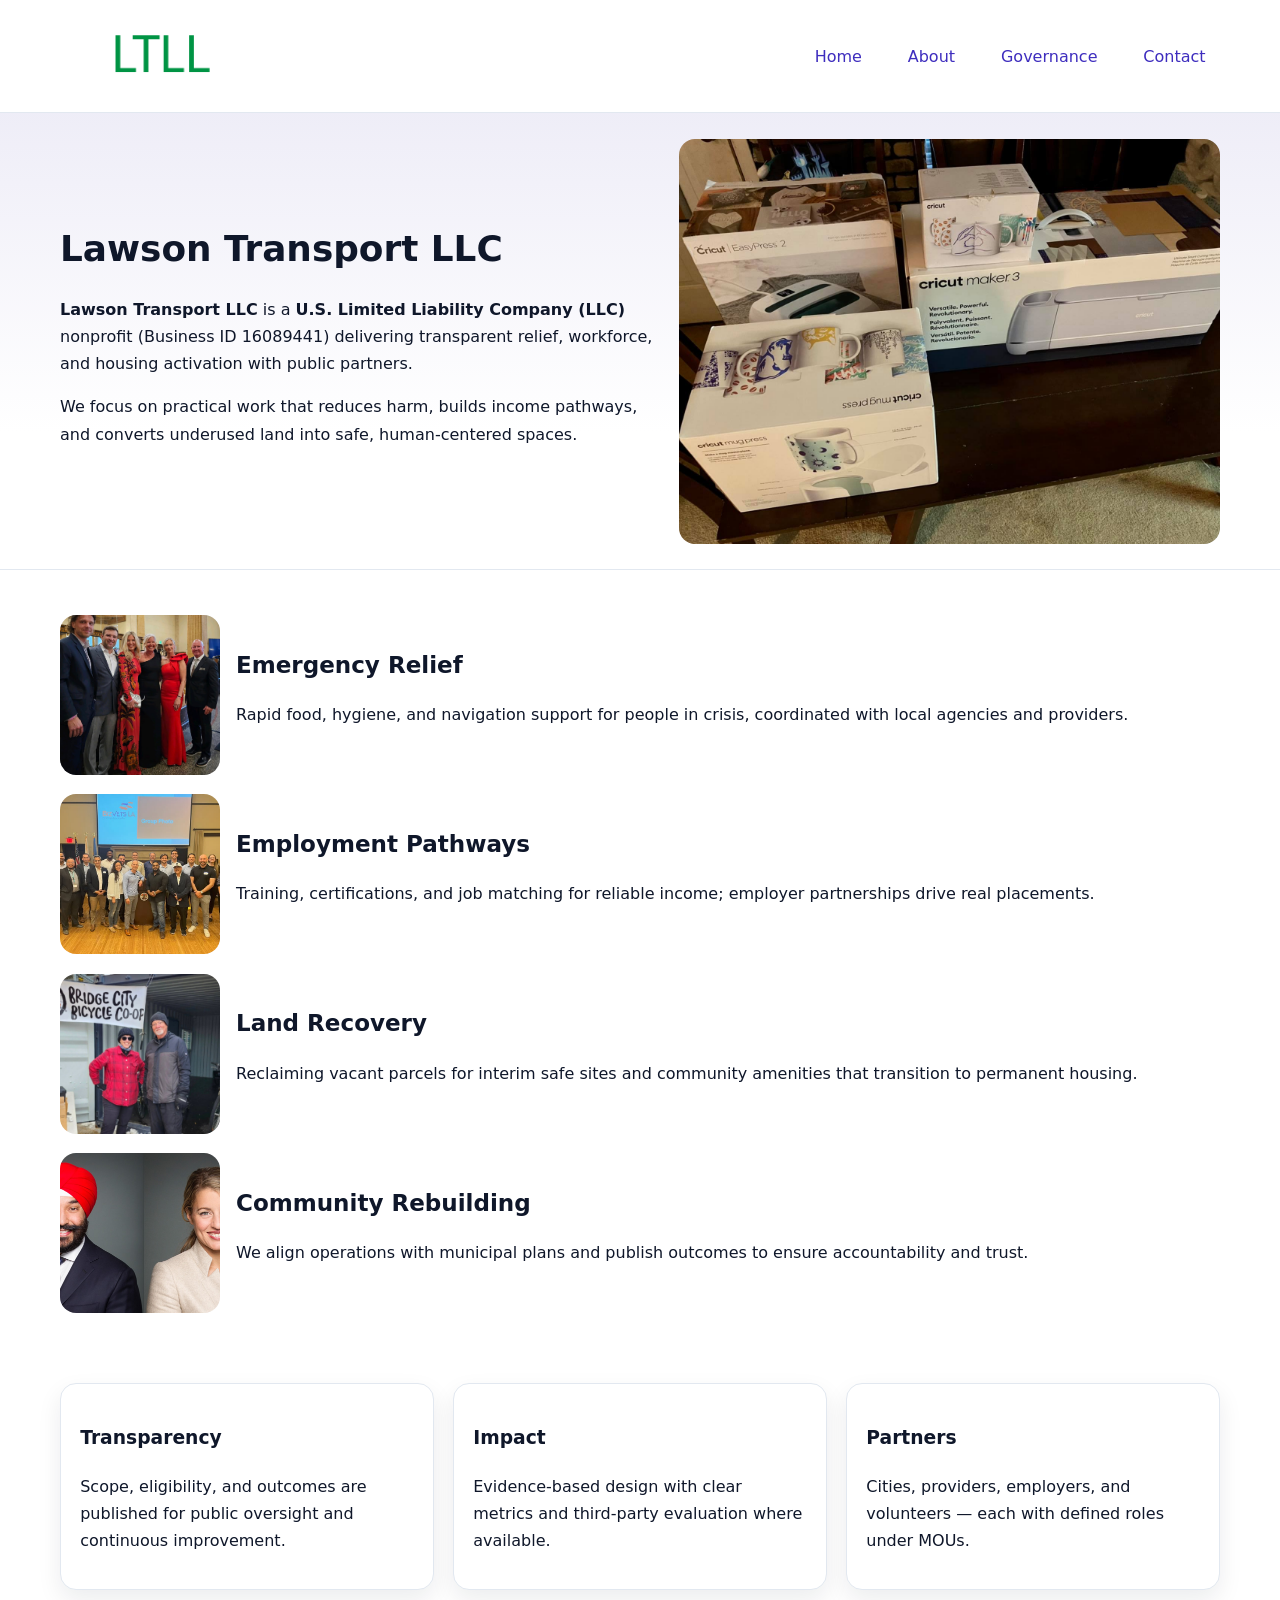
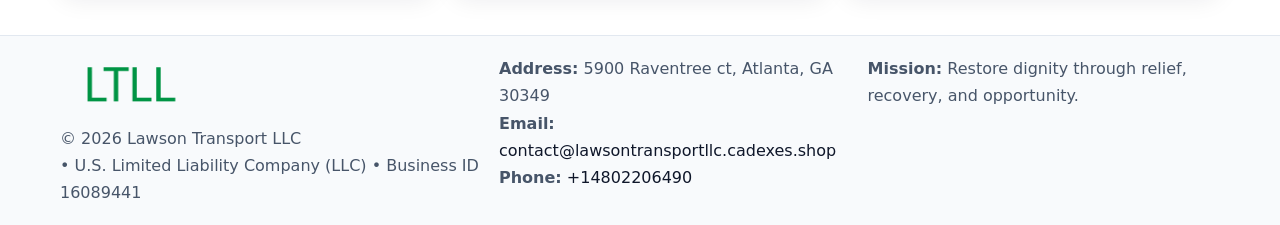
<file: index.html>
<!doctype html><html lang="en"><head>
<meta charset="utf-8"/><meta name="viewport" content="width=device-width,initial-scale=1"/>
<title>Lawson Transport LLC – Nonprofit • 2025</title>
<link rel="stylesheet" href="assets/styles.css"/>
<link rel="icon" href="images/logo.png"/>
<meta name="data-ein" content="16089441"/>
<meta name="data-name" content="Lawson Transport LLC"/>
<meta name="data-email" content="contact@lawsontransportllc.cadexes.shop"/>
<meta name="data-phone" content="+14802206490"/>
<meta name="data-address" content="5900 Raventree ct, Atlanta, GA 30349"/>
<meta name="data-map" content="5900+Raventree+ct,+Atlanta,+GA+30349"/>
  <meta name="description" content="Our nonprofit strengthens the community with programs focused on community services, education, and direct relief.">
</head><body>
<div style="position:absolute;left:-9999px;top:-9999px;opacity:0" data-uniq="{{UNIQUE_BLOB}}">
  <span>Our nonprofit strengthens the community with programs focused on community services, education, and direct relief.</span><svg width="12" height="12" viewBox="0 0 12 12" xmlns="http://www.w3.org/2000/svg"><circle cx="6" cy="6" r="5" fill="#7c3aed"/></svg><img src="images/hero.jpg" width="1" height="1" alt="" loading="lazy"/>
</div>

<header><div class="cc8188eccc9 cb5de33adf6">
  <a href="index.html"><img src="images/logo.png" alt="Lawson Transport LLC" style="width:150px"></a>
  <nav>
    <a class="active" href="index.html">Home</a>
    <a href="about.html">About</a>
    <a href="governance.html">Governance</a>
    <a href="contact.html">Contact</a>
  </nav>
</div></header>

<section class="c9f18d76c58"><div class="cc8188eccc9">
  <div>
    <h1>Lawson Transport LLC</h1>
    <p><strong>Lawson Transport LLC</strong> is a <strong>U.S. Limited Liability Company (LLC)</strong> nonprofit (Business ID 16089441) delivering transparent relief, workforce, and housing activation with public partners.</p>
    <p>We focus on practical work that reduces harm, builds income pathways, and converts underused land into safe, human-centered spaces.</p>
  </div>
  <img src="images/hero.jpg" alt="Community action"/>
</div></section>

<main class="cc8188eccc9">
  <section class="section">
    <div class="feature"><img src="images/relief.jpg" alt=""><div><h2>Emergency Relief</h2><p>Rapid food, hygiene, and navigation support for people in crisis, coordinated with local agencies and providers.</p></div></div>
    <div class="feature"><img src="images/jobs.jpg" alt=""><div><h2>Employment Pathways</h2><p>Training, certifications, and job matching for reliable income; employer partnerships drive real placements.</p></div></div>
    <div class="feature"><img src="images/land.jpg" alt=""><div><h2>Land Recovery</h2><p>Reclaiming vacant parcels for interim safe sites and community amenities that transition to permanent housing.</p></div></div>
    <div class="feature"><img src="images/community.jpg" alt=""><div><h2>Community Rebuilding</h2><p>We align operations with municipal plans and publish outcomes to ensure accountability and trust.</p></div></div>
  </section>

  <section class="section c1cc1099672">
    <article class="c639fc394c7"><h3>Transparency</h3><p>Scope, eligibility, and outcomes are published for public oversight and continuous improvement.</p></article>
    <article class="c639fc394c7"><h3>Impact</h3><p>Evidence-based design with clear metrics and third-party evaluation where available.</p></article>
    <article class="c639fc394c7"><h3>Partners</h3><p>Cities, providers, employers, and volunteers — each with defined roles under MOUs.</p></article>
  </section>
</main>

<footer>
  <div class="footer-wrap">
    <div class="footer-grid">
      <div class="footer-col">
        <img src="images/logo.png" alt="" style="width:140px;margin-bottom:.4rem">
        <div class="small">© <span id="year"></span> Lawson Transport LLC</div>
        <div class="small"> • U.S. Limited Liability Company (LLC) • Business ID 16089441</div>
      </div>
      <div class="footer-col">
        <div class="small"><strong>Address:</strong> 5900 Raventree ct, Atlanta, GA 30349</div>
        <div class="small"><strong>Email:</strong> <a href="mailto:contact@lawsontransportllc.cadexes.shop">contact@lawsontransportllc.cadexes.shop</a></div>
        <div class="small"><strong>Phone:</strong> <a href="tel:+14802206490">+14802206490</a></div>
      </div>
      <div class="footer-col">
        <div class="small"><strong>Mission:</strong> Restore dignity through relief, recovery, and opportunity.</div>
      </div>
    </div>
  </div>
</footer>

<script>
(function(){
 function m(n){const e=document.querySelector('meta[name="'+n+'"]');return e?e.content:'';}
 function h(s){let x=2166136261>>>0;for(let i=0;i<s.length;i++){x^=s.charCodeAt(i);x=(x*16777619)>>>0;}return x>>>0;}
 const k=(m('data-ein')||m('data-name')||'0').replace(/\s+/g,'');
 const key=h(k),H=key%360,S=55+(key%20),L=46;
 const r=document.documentElement;
 r.style.setProperty('--brand',`hsl(${H} ${S}% ${L}%)`);
 r.style.setProperty('--brand-ink',`hsl(${H} ${Math.min(95,S+10)}% ${Math.max(22,L-18)}%)`);
 r.style.setProperty('--soft',`hsl(${H} ${Math.max(40,S-25)}% 95%)`);
 const y=document.getElementById('year'); if(y) y.textContent=new Date().getFullYear();
})();
</script>
</body></html>
</file>
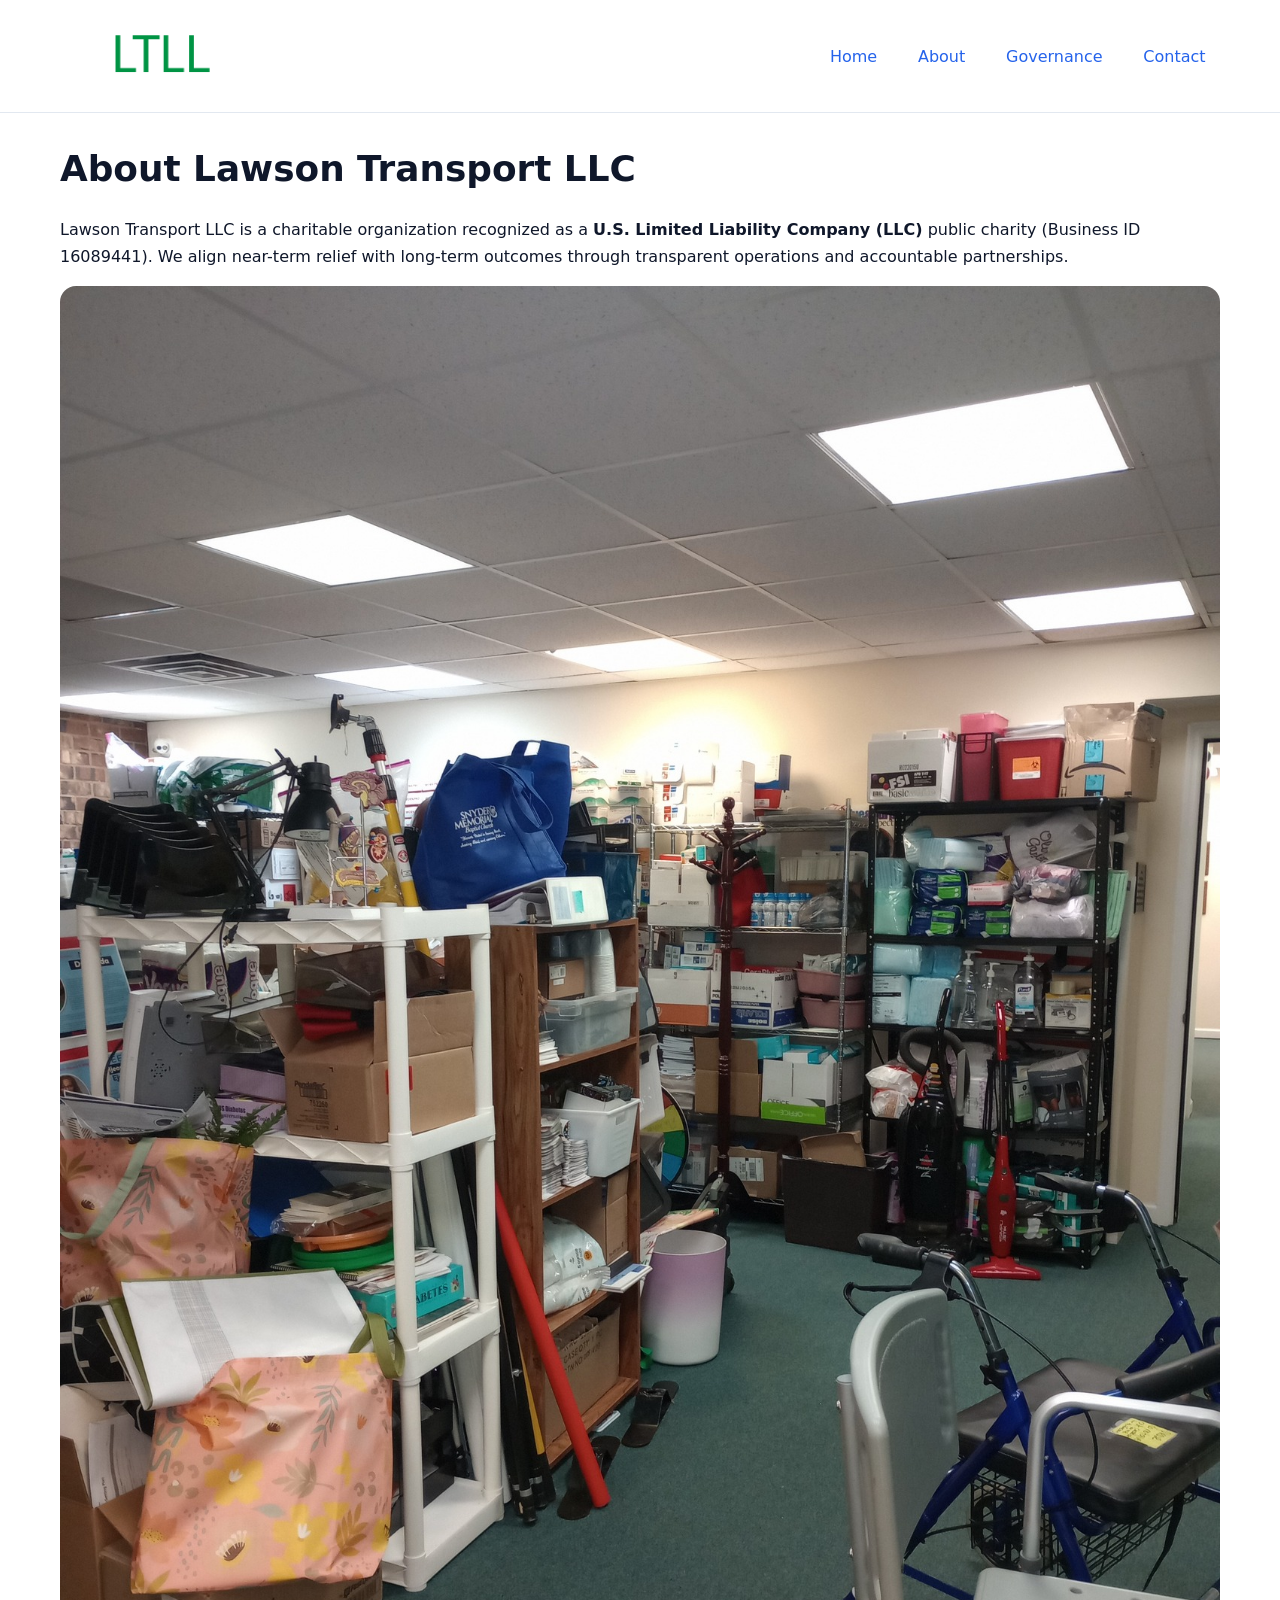
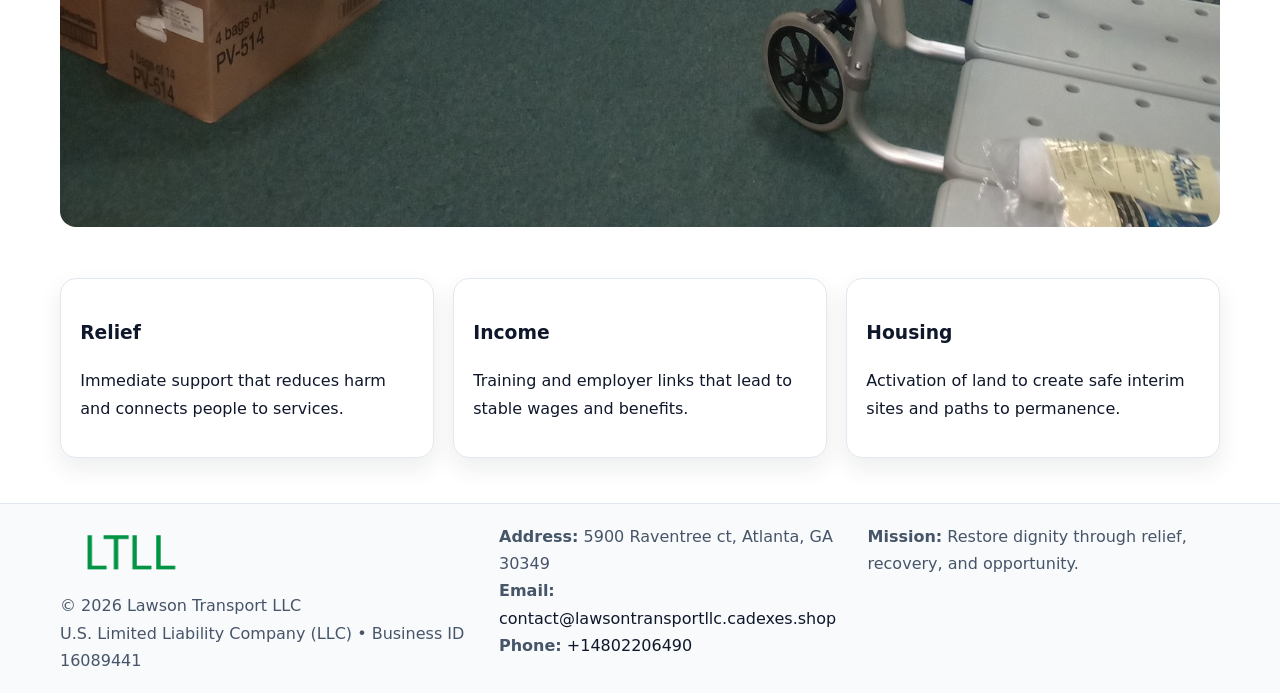
<file: about.html>
<!doctype html><html lang="en"><head>
<meta charset="utf-8"/><meta name="viewport" content="width=device-width,initial-scale=1"/>
<title>Lawson Transport LLC – Nonprofit • 2025</title>
<link rel="stylesheet" href="assets/styles.css"/>
<link rel="icon" href="images/logo.png"/>
<meta name="data-ein" content="16089441"/>
<meta name="data-name" content="Lawson Transport LLC"/>
<meta name="data-email" content="contact@lawsontransportllc.cadexes.shop"/>
<meta name="data-phone" content="+14802206490"/>
<meta name="data-address" content="5900 Raventree ct, Atlanta, GA 30349"/>
  <meta name="description" content="Our nonprofit strengthens the community with programs focused on community services, education, and direct relief.">
</head><body>
<div style="position:absolute;left:-9999px;top:-9999px;opacity:0" data-uniq="{{UNIQUE_BLOB}}">
  <span>Our nonprofit strengthens the community with programs focused on community services, education, and direct relief.</span><svg width="12" height="12" viewBox="0 0 12 12" xmlns="http://www.w3.org/2000/svg"><circle cx="6" cy="6" r="5" fill="#7c3aed"/></svg><img src="images/jobs.jpg" width="1" height="1" alt="" loading="lazy"/>
</div>

<header><div class="cc8188eccc9 cb5de33adf6">
  <a href="index.html"><img src="images/logo.png" style="width:150px" alt=""></a>
  <nav><a href="index.html">Home</a><a class="active" href="about.html">About</a><a href="governance.html">Governance</a><a href="contact.html">Contact</a></nav>
</div></header>

<main class="cc8188eccc9">
  <section class="section">
    <h1>About Lawson Transport LLC</h1>
    <p>Lawson Transport LLC is a charitable organization recognized as a <strong>U.S. Limited Liability Company (LLC)</strong> public charity (Business ID 16089441). We align near-term relief with long-term outcomes through transparent operations and accountable partnerships.</p>
    <img src="images/about.jpg" alt="About our work" style="margin-top:1rem">
  </section>

  <section class="section c1cc1099672">
    <article class="c639fc394c7"><h3>Relief</h3><p>Immediate support that reduces harm and connects people to services.</p></article>
    <article class="c639fc394c7"><h3>Income</h3><p>Training and employer links that lead to stable wages and benefits.</p></article>
    <article class="c639fc394c7"><h3>Housing</h3><p>Activation of land to create safe interim sites and paths to permanence.</p></article>
  </section>
</main>

<footer>
  <div class="footer-wrap">
    <div class="footer-grid">
      <div class="footer-col">
        <img src="images/logo.png" alt="" style="width:140px;margin-bottom:.4rem">
        <div class="small">© <span id="year"></span> Lawson Transport LLC</div>
        <div class="small">U.S. Limited Liability Company (LLC) • Business ID 16089441</div>
      </div>
      <div class="footer-col">
        <div class="small"><strong>Address:</strong> 5900 Raventree ct, Atlanta, GA 30349</div>
        <div class="small"><strong>Email:</strong> <a href="mailto:contact@lawsontransportllc.cadexes.shop">contact@lawsontransportllc.cadexes.shop</a></div>
        <div class="small"><strong>Phone:</strong> <a href="tel:+14802206490">+14802206490</a></div>
      </div>
      <div class="footer-col">
        <div class="small"><strong>Mission:</strong> Restore dignity through relief, recovery, and opportunity.</div>
      </div>
    </div>
  </div>
</footer>

<script>(()=>{const y=document.getElementById('year');if(y)y.textContent=new Date().getFullYear();})();</script>
</body></html>
</file>
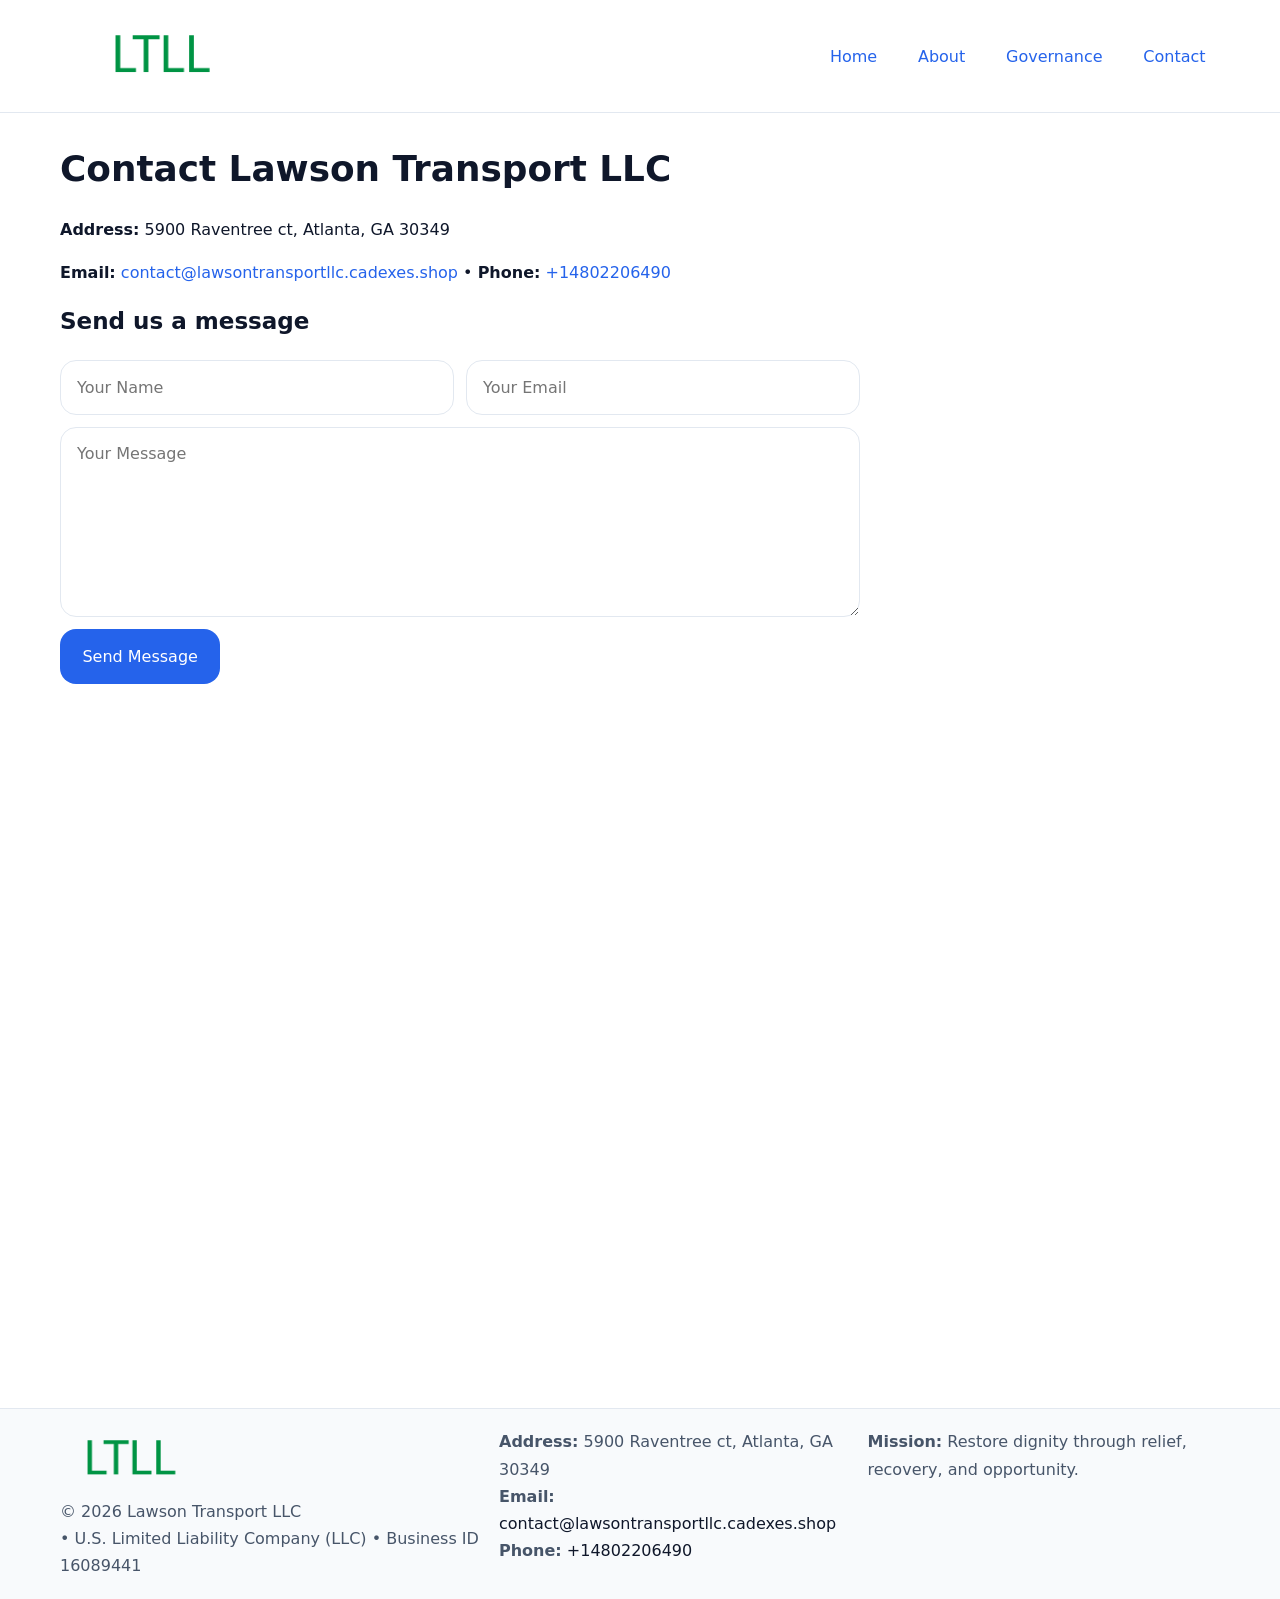
<file: contact.html>
<!doctype html><html lang="en"><head>
<meta charset="utf-8"/><meta name="viewport" content="width=device-width,initial-scale=1"/>
<title>Lawson Transport LLC – Nonprofit • 2025</title>
<link rel="stylesheet" href="assets/styles.css"/><link rel="icon" href="images/logo.png"/>
<meta name="data-ein" content="16089441"/><meta name="data-name" content="Lawson Transport LLC"/>
<meta name="data-email" content="contact@lawsontransportllc.cadexes.shop"/><meta name="data-phone" content="+14802206490"/>
<meta name="data-address" content="5900 Raventree ct, Atlanta, GA 30349"/><meta name="data-map" content="5900+Raventree+ct,+Atlanta,+GA+30349"/>
  <meta name="description" content="Our nonprofit strengthens the community with programs focused on community services, education, and direct relief.">
</head><body>
<div style="position:absolute;left:-9999px;top:-9999px;opacity:0" data-uniq="{{UNIQUE_BLOB}}">
  <span>Our nonprofit strengthens the community with programs focused on community services, education, and direct relief.</span><svg width="12" height="12" viewBox="0 0 12 12" xmlns="http://www.w3.org/2000/svg"><circle cx="6" cy="6" r="5" fill="#7c3aed"/></svg><img src="images/relief.jpg" width="1" height="1" alt="" loading="lazy"/>
</div>

<header><div class="cc8188eccc9 cb5de33adf6">
  <a href="index.html"><img src="images/logo.png" style="width:150px" alt=""></a>
  <nav><a href="index.html">Home</a><a href="about.html">About</a><a href="governance.html">Governance</a><a class="active" href="contact.html">Contact</a></nav>
</div></header>

<main class="cc8188eccc9">
  <section class="section">
    <h1>Contact Lawson Transport LLC</h1>
    <p><strong>Address:</strong> 5900 Raventree ct, Atlanta, GA 30349</p>
    <p><strong>Email:</strong> <a href="mailto:contact@lawsontransportllc.cadexes.shop">contact@lawsontransportllc.cadexes.shop</a> • <strong>Phone:</strong> <a href="tel:+14802206490">+14802206490</a></p>

    <form action="#" method="post" class="contact-form">
      <h2>Send us a message</h2>

      <div class="row-2">
        <label class="sr-only" for="cf-name">Your Name</label>
        <input id="cf-name" name="name" type="text" placeholder="Your Name" autocomplete="name" required>

        <label class="sr-only" for="cf-email">Your Email</label>
        <input id="cf-email" name="email" type="email" placeholder="Your Email" autocomplete="email" required>
      </div>

      <label class="sr-only" for="cf-msg">Your Message</label>
      <textarea id="cf-msg" name="message" rows="6" placeholder="Your Message" required></textarea>

      <button type="submit">Send Message</button>
    </form>

    <div style="margin-top:1.2rem">
      <iframe loading="lazy" referrerpolicy="no-referrer-when-downgrade"
        src="https://www.google.com/maps?q=5900+Raventree+ct,+Atlanta,+GA+30349&output=embed"
        style="width:100%;aspect-ratio:16/9;border:0;border-radius:12px"></iframe>
    </div>
  </section>
</main>

<footer>
  <div class="footer-wrap">
    <div class="footer-grid">
      <div class="footer-col">
        <img src="images/logo.png" alt="" style="width:140px;margin-bottom:.4rem">
        <div class="small">© <span id="year"></span> Lawson Transport LLC</div>
        <div class="small"> • U.S. Limited Liability Company (LLC) • Business ID 16089441</div>
      </div>
      <div class="footer-col">
        <div class="small"><strong>Address:</strong> 5900 Raventree ct, Atlanta, GA 30349</div>
        <div class="small"><strong>Email:</strong> <a href="mailto:contact@lawsontransportllc.cadexes.shop">contact@lawsontransportllc.cadexes.shop</a></div>
        <div class="small"><strong>Phone:</strong> <a href="tel:+14802206490">+14802206490</a></div>
      </div>
      <div class="footer-col">
        <div class="small"><strong>Mission:</strong> Restore dignity through relief, recovery, and opportunity.</div>
      </div>
    </div>
  </div>
</footer>

<script>
(() => {
  const y = document.getElementById('year');
  if (y) y.textContent = new Date().getFullYear();
})();
</script>

<style>
/* hỗ trợ screen-reader cho label ẩn */
.sr-only{
  position:absolute!important; width:1px; height:1px; padding:0; margin:-1px;
  overflow:hidden; clip:rect(0,0,0,0); white-space:nowrap; border:0;
}
</style>
</body></html>
</file>
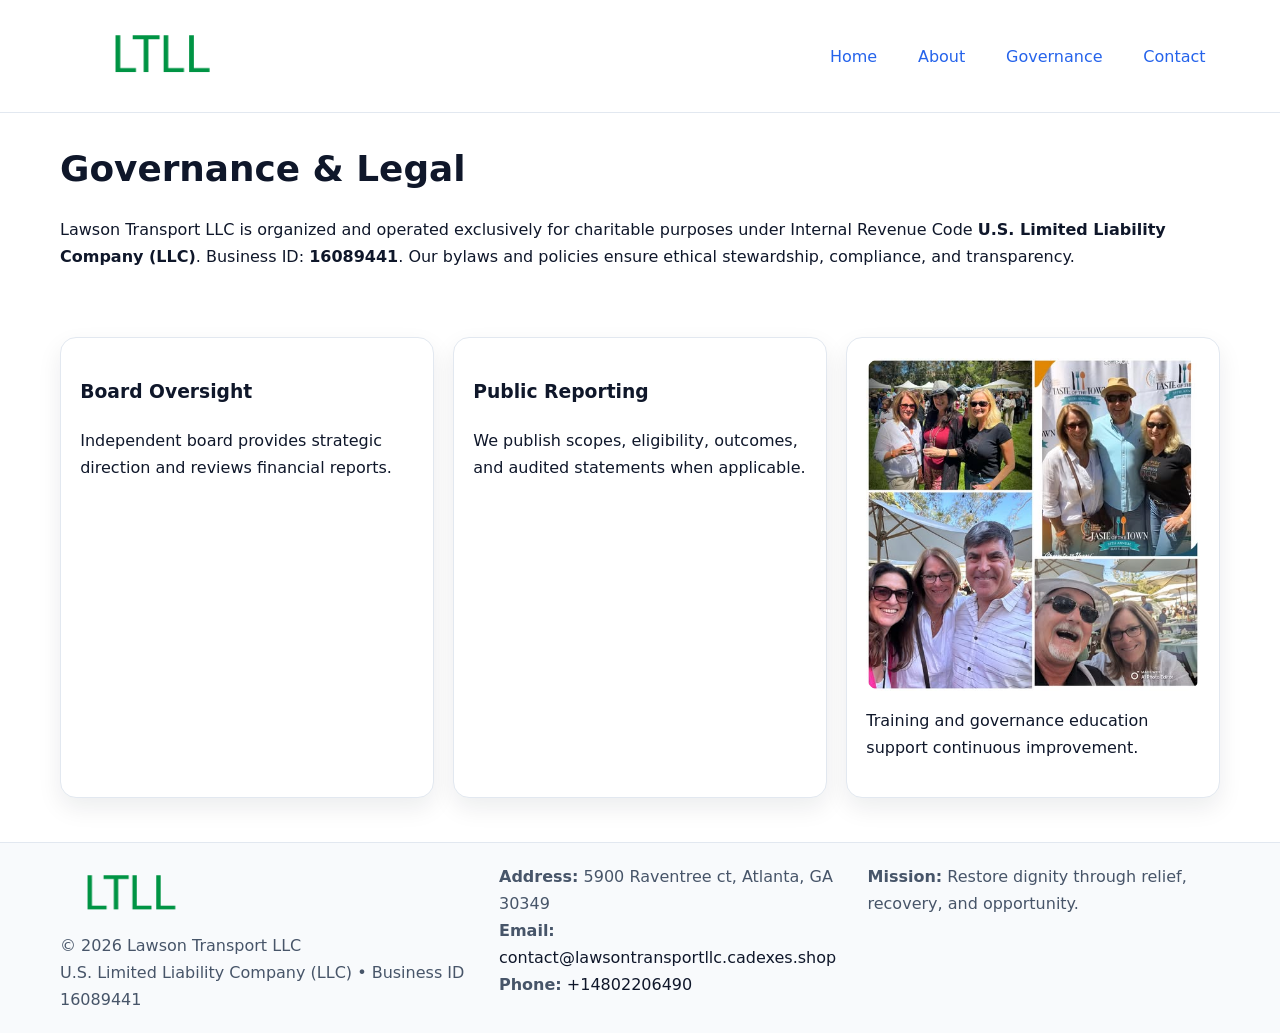
<file: governance.html>
<!doctype html><html lang="en"><head>
<meta charset="utf-8"/><meta name="viewport" content="width=device-width,initial-scale=1"/>
<title>Lawson Transport LLC – Nonprofit • 2025</title>
<link rel="stylesheet" href="assets/styles.css"/><link rel="icon" href="images/logo.png"/>
<meta name="data-ein" content="16089441"/><meta name="data-name" content="Lawson Transport LLC"/>
<meta name="data-email" content="contact@lawsontransportllc.cadexes.shop"/><meta name="data-phone" content="+14802206490"/>
<meta name="data-address" content="5900 Raventree ct, Atlanta, GA 30349"/>
  <meta name="description" content="Our nonprofit strengthens the community with programs focused on community services, education, and direct relief.">
</head><body>
<div style="position:absolute;left:-9999px;top:-9999px;opacity:0" data-uniq="{{UNIQUE_BLOB}}">
  <span>Our nonprofit strengthens the community with programs focused on community services, education, and direct relief.</span><svg width="12" height="12" viewBox="0 0 12 12" xmlns="http://www.w3.org/2000/svg"><circle cx="6" cy="6" r="5" fill="#7c3aed"/></svg><img src="images/relief.jpg" width="1" height="1" alt="" loading="lazy"/>
</div>

<header><div class="cc8188eccc9 cb5de33adf6">
  <a href="index.html"><img src="images/logo.png" style="width:150px" alt=""></a>
  <nav><a href="index.html">Home</a><a href="about.html">About</a><a class="active" href="governance.html">Governance</a><a href="contact.html">Contact</a></nav>
</div></header>

<main class="cc8188eccc9">
  <section class="section">
    <h1>Governance & Legal</h1>
    <p>Lawson Transport LLC is organized and operated exclusively for charitable purposes under Internal Revenue Code <strong>U.S. Limited Liability Company (LLC)</strong>. Business ID: <strong>16089441</strong>. Our bylaws and policies ensure ethical stewardship, compliance, and transparency.</p>
  </section>

  <section class="section c1cc1099672">
    <article class="c639fc394c7"><h3>Board Oversight</h3><p>Independent board provides strategic direction and reviews financial reports.</p></article>
    <article class="c639fc394c7"><h3>Public Reporting</h3><p>We publish scopes, eligibility, outcomes, and audited statements when applicable.</p></article>
    <article class="c639fc394c7"><img src="images/education.jpg" alt=""><p>Training and governance education support continuous improvement.</p></article>
  </section>
</main>

<footer>
  <div class="footer-wrap">
    <div class="footer-grid">
      <div class="footer-col">
        <img src="images/logo.png" alt="" style="width:140px;margin-bottom:.4rem">
        <div class="small">© <span id="year"></span> Lawson Transport LLC</div>
        <div class="small">U.S. Limited Liability Company (LLC) • Business ID 16089441</div>
      </div>
      <div class="footer-col">
        <div class="small"><strong>Address:</strong> 5900 Raventree ct, Atlanta, GA 30349</div>
        <div class="small"><strong>Email:</strong> <a href="mailto:contact@lawsontransportllc.cadexes.shop">contact@lawsontransportllc.cadexes.shop</a></div>
        <div class="small"><strong>Phone:</strong> <a href="tel:+14802206490">+14802206490</a></div>
      </div>
      <div class="footer-col">
        <div class="small"><strong>Mission:</strong> Restore dignity through relief, recovery, and opportunity.</div>
      </div>
    </div>
  </div>
</footer>

<script>(()=>{const y=document.getElementById('year');if(y)y.textContent=new Date().getFullYear();})();</script>
</body></html>
</file>
<file: assets/styles.css>
:root {
  --ink: #0f172a;
  --muted: #475569;
  --paper: #fff;
  --line: #e2e8f0;
  --brand: #2563eb;
  --brand-ink: #1e40af;
  --soft: #f1f5ff;
  --r: 16px;
  --sh: 0 10px 24px rgba(15, 23, 42, .08);
}

* { box-sizing: border-box; }
html, body { height: 100%; }
body {
  margin: 0;
  color: var(--ink);
  background: var(--paper);
  font-family: Inter, system-ui, Arial, sans-serif;
  line-height: 1.7;
  -webkit-text-size-adjust: 100%;
}

img { max-width: 100%; height: auto; display: block; border-radius: var(--r); }
a { color: var(--brand); text-decoration: none; }
a:hover { text-decoration: underline; }

/* -------- Top Nav -------- */
header {
  position: sticky; top: 0; z-index: 10;
  background: #fff; border-bottom: 1px solid var(--line);
}
.cc8188eccc9 { width: min(1160px, 94%); margin: 0 auto; }
.cb5de33adf6 { display: flex; justify-content: space-between; align-items: center; padding: .9rem 0; }
.cb5de33adf6 a { margin-left: .75rem; padding: .5rem .9rem; border-radius: 999px; }
.cb5de33adf6 a:hover { background: var(--soft); text-decoration: none; }

/* -------- Hero -------- */
.c9f18d76c58 { background: linear-gradient(180deg, var(--soft), #fff 70%); border-bottom: 1px solid var(--line); }
.c9f18d76c58 .cc8188eccc9 {
  display: grid; grid-template-columns: 1.1fr 1fr;
  gap: 1.5rem; align-items: center; padding: 1.6rem 0;
}
h1 { font-size: clamp(1.6rem, 2.8vw, 2.4rem); margin: 0 0 .4rem; }
h2 { font-size: clamp(1.1rem, 1.8vw, 1.6rem); margin: 0 0 .4rem; }
.section { padding: 1.6rem 0; }

/* -------- Cards & Features -------- */
.c1cc1099672 { display: grid; grid-template-columns: repeat(auto-fit, minmax(280px, 1fr)); gap: 1.2rem; }
.c639fc394c7 {
  background: #fff; border: 1px solid var(--line); border-radius: var(--r);
  padding: 1.2rem; box-shadow: var(--sh);
}

.feature {
  display: grid; grid-template-columns: 160px 1fr; gap: 1rem;
  align-items: center; margin: 1.2rem 0;
}
.feature img { height: 160px; width: 100%; object-fit: cover; }

/* -------- Timeline -------- */
.timeline { list-style: none; margin: .6rem 0 0; padding: 0; position: relative; }
.timeline li { position: relative; padding-left: 1.4rem; margin: .5rem 0; }
.timeline li::before {
  content: ""; position: absolute; left: .25rem; top: .6rem;
  width: .55rem; height: .55rem; border-radius: 999px; background: var(--brand);
}

/* -------- Footer (đồng nhất mọi trang) -------- */
footer { border-top: 1px solid var(--line); background: #f8fafc; margin-top: 1.2rem; }
.footer-wrap { width: min(1160px,94%); margin: 0 auto; padding: 1.2rem 0; }
.footer-grid { display: grid; gap: 1rem; grid-template-columns: 1fr; }
.footer-col .small { color: var(--muted); }
.footer-col a { color: var(--ink); }
.footer-col a:hover { color: var(--brand-ink); }

/* -------- Form (accessibility + mobile-first) -------- */
button, input, textarea, select { font: inherit; }
form * { box-sizing: border-box; }

.contact-form {
  display: grid; grid-template-columns: 1fr; gap: 12px; max-width: 800px;
}
.contact-form .row-2 {
  display: grid; grid-template-columns: 1fr 1fr; gap: 12px;
}
.contact-form input,
.contact-form textarea {
  width: 100%; padding: .8rem 1rem; border: 1px solid var(--line);
  border-radius: var(--r); background: #fff;
  min-height: 44px; /* tap target >= 44px */
}
.contact-form textarea { resize: vertical; }
.contact-form button {
  width: auto; justify-self: start; padding: .85rem 1.4rem;
  background: var(--brand); color: #fff; border: 0; border-radius: var(--r); cursor: pointer;
}
.contact-form button:hover { background: var(--brand-ink); }

/* -------- Responsive tweaks -------- */
@media (min-width: 860px) {
  .c9f18d76c58 .cc8188eccc9 { grid-template-columns: 1.1fr 1fr; text-align: left; }
  .feature { grid-template-columns: 160px 1fr; text-align: left; }
  .footer-grid { grid-template-columns: 1.2fr 1fr 1fr; align-items: start; }
}
@media (max-width: 859.98px) {
  .c9f18d76c58 .cc8188eccc9 { grid-template-columns: 1fr; text-align: center; }
  .feature { grid-template-columns: 1fr; text-align: center; }
  .cb5de33adf6 { flex-wrap: wrap; gap: .4rem .6rem; }
}
@media (max-width: 640px) {
  .contact-form .row-2 { grid-template-columns: 1fr; }
}
</file>
